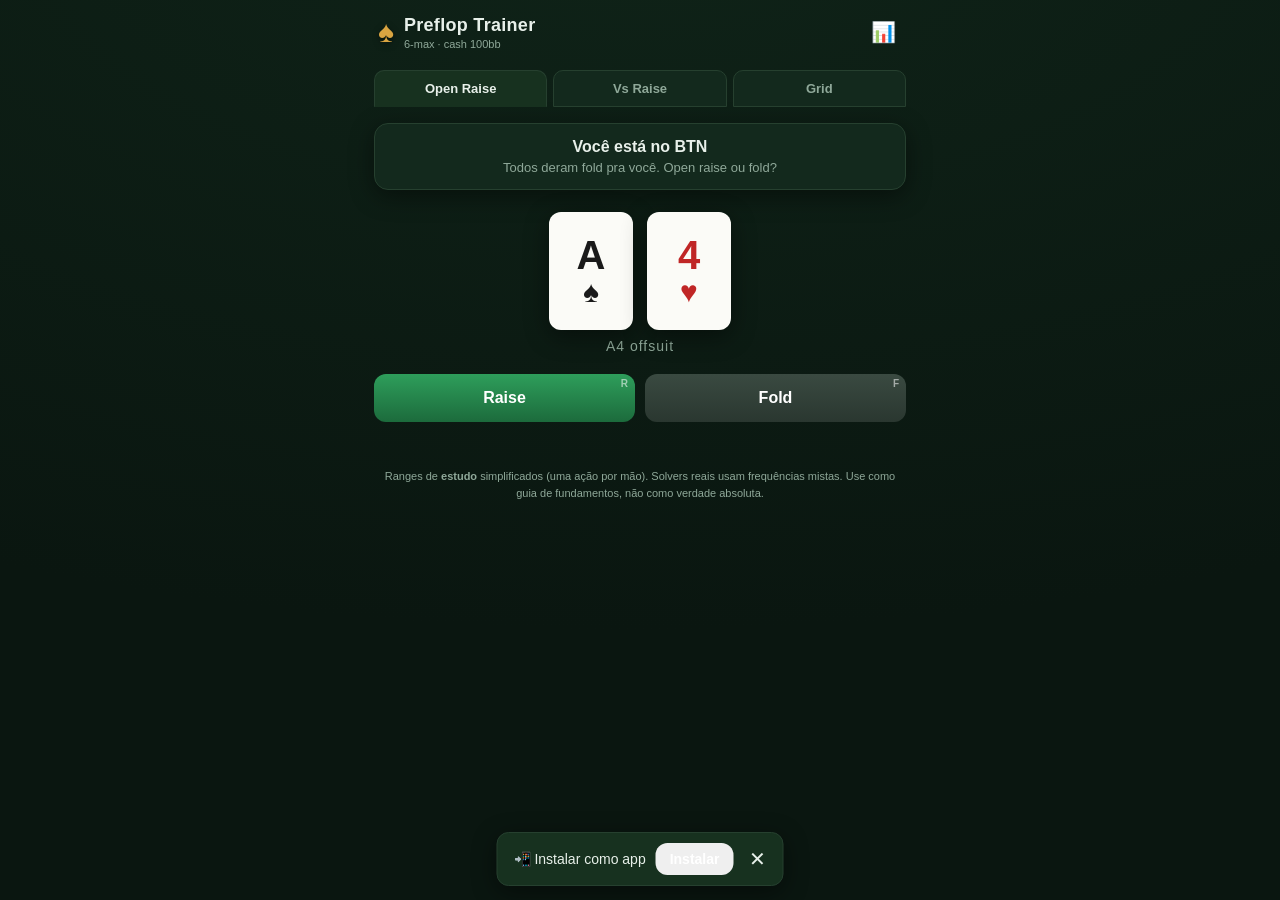
<file: preflop-trainer/index.html>
<!DOCTYPE html>
<html lang="pt-BR">
<head>
  <meta charset="UTF-8" />
  <meta name="viewport" content="width=device-width, initial-scale=1.0, viewport-fit=cover" />
  <title>Preflop Trainer · 6-max</title>
  <meta name="description" content="Treinador de pré-flop 6-max: ranges de open raise (RFI), 3-bet/call/fold vs raise e grid interativo." />

  <!-- PWA / "cara de app" no celular -->
  <link rel="manifest" href="manifest.webmanifest" />
  <meta name="theme-color" content="#0d1f16" />
  <link rel="apple-touch-icon" href="icons/apple-touch-icon.png" />
  <link rel="icon" type="image/png" href="icons/icon-192.png" />
  <meta name="apple-mobile-web-app-capable" content="yes" />
  <meta name="mobile-web-app-capable" content="yes" />
  <meta name="apple-mobile-web-app-status-bar-style" content="black-translucent" />
  <meta name="apple-mobile-web-app-title" content="Preflop" />

  <link rel="stylesheet" href="styles.css" />
</head>
<body>
  <header class="app-header">
    <div class="brand">
      <span class="brand-suit">♠</span>
      <div>
        <h1>Preflop Trainer</h1>
        <p class="brand-sub">6-max · cash 100bb</p>
      </div>
    </div>
    <button id="statsToggle" class="icon-btn" title="Estatísticas" aria-label="Estatísticas">📊</button>
  </header>

  <!-- Barra de estatísticas -->
  <section id="statsBar" class="stats-bar">
    <div class="stat"><span class="stat-num" id="statAccuracy">—</span><span class="stat-label">Acerto</span></div>
    <div class="stat"><span class="stat-num" id="statStreak">0</span><span class="stat-label">Sequência</span></div>
    <div class="stat"><span class="stat-num" id="statBest">0</span><span class="stat-label">Recorde</span></div>
    <div class="stat"><span class="stat-num" id="statHands">0</span><span class="stat-label">Mãos</span></div>
    <button id="resetStats" class="link-btn">zerar</button>
  </section>

  <!-- Navegação de modos -->
  <nav class="tabs">
    <button class="tab active" data-mode="rfi">Open Raise</button>
    <button class="tab" data-mode="facing">Vs Raise</button>
    <button class="tab" data-mode="grid">Grid</button>
  </nav>

  <main>
    <!-- ===================== MODO QUIZ (RFI + Facing) ===================== -->
    <section id="quizView">
      <div class="scenario" id="scenario">
        <div class="scenario-line" id="scenarioPos">—</div>
        <div class="scenario-sub" id="scenarioSub">—</div>
      </div>

      <div class="cards" id="cards"><!-- cartas injetadas via JS --></div>
      <div class="hand-label" id="handLabel">—</div>

      <div class="actions" id="actions"><!-- botões injetados via JS --></div>

      <div class="feedback" id="feedback" hidden>
        <div class="feedback-head" id="feedbackHead">—</div>
        <div class="feedback-detail" id="feedbackDetail">—</div>
        <div class="mini-grid-wrap">
          <div class="mini-grid" id="miniGrid"></div>
          <div class="mini-legend" id="miniLegend"></div>
        </div>
        <button class="btn primary next-btn" id="nextBtn">Próxima mão →</button>
      </div>
    </section>

    <!-- ===================== MODO GRID (consulta) ===================== -->
    <section id="gridView" hidden>
      <div class="grid-controls">
        <label for="gridSelect">Range:</label>
        <select id="gridSelect"></select>
        <span class="grid-pct" id="gridPct"></span>
      </div>
      <div class="big-grid" id="bigGrid"></div>
      <div class="mini-legend" id="gridLegend"></div>
      <p class="grid-hint">Diagonal = pares · triângulo superior = suited · inferior = offsuit</p>
    </section>
  </main>

  <footer class="app-footer">
    <p>Ranges de <strong>estudo</strong> simplificados (uma ação por mão). Solvers reais usam frequências mistas. Use como guia de fundamentos, não como verdade absoluta.</p>
  </footer>

  <!-- Aviso de instalação PWA (Android/desktop) -->
  <div id="installPrompt" class="install-prompt" hidden>
    <span>📲 Instalar como app</span>
    <button id="installBtn" class="btn small">Instalar</button>
    <button id="installDismiss" class="icon-btn" aria-label="Fechar">✕</button>
  </div>

  <script src="ranges.js"></script>
  <script src="app.js"></script>
</body>
</html>
</file>
<file: preflop-trainer/styles.css>
/* ============================================================================
 * Preflop Trainer — estilos (mobile-first, tema escuro "feltro de poker")
 * ==========================================================================*/
:root {
  --bg: #0a1610;
  --bg-2: #0f2318;
  --panel: #13291d;
  --panel-2: #17311f;
  --line: #26402f;
  --text: #e8f0ea;
  --muted: #8fa899;
  --gold: #d9a441;
  --raise: #2e9e5b;
  --raise-d: #1c6b3c;
  --threebet: #d94b4b;
  --threebet-d: #9e3030;
  --call: #3f7fd1;
  --call-d: #2a578f;
  --fold: #3a4a41;
  --fold-d: #2a3730;
  --shadow: 0 6px 24px rgba(0, 0, 0, 0.45);
}

* { box-sizing: border-box; }
html, body { margin: 0; padding: 0; }
body {
  background: radial-gradient(120% 80% at 50% -10%, var(--bg-2), var(--bg));
  color: var(--text);
  font-family: -apple-system, BlinkMacSystemFont, "Segoe UI", Roboto, Helvetica, Arial, sans-serif;
  min-height: 100vh;
  padding: env(safe-area-inset-top) env(safe-area-inset-right) env(safe-area-inset-bottom) env(safe-area-inset-left);
  -webkit-tap-highlight-color: transparent;
}

/* ------------------------------------------------------------- header ------ */
.app-header {
  display: flex; align-items: center; justify-content: space-between;
  padding: 14px 18px; max-width: 560px; margin: 0 auto;
}
.brand { display: flex; align-items: center; gap: 10px; }
.brand-suit {
  font-size: 30px; color: var(--gold);
  filter: drop-shadow(0 2px 3px rgba(0,0,0,.5));
}
.brand h1 { font-size: 18px; margin: 0; letter-spacing: .3px; }
.brand-sub { font-size: 11px; margin: 2px 0 0; color: var(--muted); }
.icon-btn {
  background: transparent; border: none; color: var(--text);
  font-size: 20px; cursor: pointer; padding: 6px; border-radius: 8px;
}
.icon-btn:active { background: rgba(255,255,255,.06); }

/* --------------------------------------------------------- stats bar ------- */
.stats-bar {
  max-width: 560px; margin: 0 auto; padding: 0 18px 6px;
  display: none; align-items: center; gap: 14px;
}
.stats-bar.open { display: flex; }
.stat { display: flex; flex-direction: column; align-items: center; }
.stat-num { font-size: 18px; font-weight: 700; color: var(--gold); }
.stat-label { font-size: 10px; color: var(--muted); text-transform: uppercase; letter-spacing: .5px; }
.link-btn {
  margin-left: auto; background: none; border: none; color: var(--muted);
  font-size: 12px; text-decoration: underline; cursor: pointer;
}

/* -------------------------------------------------------------- tabs ------- */
.tabs {
  display: flex; gap: 6px; max-width: 560px; margin: 6px auto 0; padding: 0 14px;
}
.tab {
  flex: 1; padding: 10px 6px; border: 1px solid var(--line); background: var(--panel);
  color: var(--muted); border-radius: 10px 10px 0 0; font-size: 13px; font-weight: 600;
  cursor: pointer; transition: .15s;
}
.tab.active { background: var(--panel-2); color: var(--text); border-bottom-color: var(--panel-2); }

/* -------------------------------------------------------------- main ------- */
main { max-width: 560px; margin: 0 auto; padding: 16px 14px 8px; }

.scenario {
  background: var(--panel); border: 1px solid var(--line); border-radius: 14px;
  padding: 14px 16px; text-align: center; box-shadow: var(--shadow);
}
.scenario-line { font-size: 16px; font-weight: 700; }
.scenario-sub { font-size: 13px; color: var(--muted); margin-top: 4px; }

/* ------------------------------------------------------------- cartas ------ */
.cards { display: flex; justify-content: center; gap: 14px; margin: 22px 0 8px; }
.card {
  width: 84px; height: 118px; background: #fbfbf7; border-radius: 12px;
  box-shadow: var(--shadow); position: relative;
  display: flex; flex-direction: column; align-items: center; justify-content: center;
  animation: dealIn .28s ease;
}
@keyframes dealIn { from { transform: translateY(-12px) scale(.9); opacity: 0; } to { transform: none; opacity: 1; } }
.card.black { color: #1a1a1a; }
.card.red { color: #c02626; }
.card-rank { font-size: 40px; font-weight: 800; line-height: 1; }
.card-suit { font-size: 30px; line-height: 1; margin-top: 2px; }
.hand-label { text-align: center; color: var(--muted); font-size: 14px; letter-spacing: 1px; }

/* ------------------------------------------------------------ actions ------ */
.actions { display: flex; gap: 10px; margin: 20px 0 4px; }
.btn {
  border: none; border-radius: 12px; color: #fff; font-weight: 700; cursor: pointer;
  font-size: 16px; padding: 15px 10px; transition: transform .08s, filter .15s;
  position: relative;
}
.btn:active { transform: translateY(1px); }
.action-btn { flex: 1; }
.btn.raise { background: linear-gradient(180deg, var(--raise), var(--raise-d)); }
.btn.threebet { background: linear-gradient(180deg, var(--threebet), var(--threebet-d)); }
.btn.call { background: linear-gradient(180deg, var(--call), var(--call-d)); }
.btn.fold { background: linear-gradient(180deg, var(--fold), var(--fold-d)); }
.btn.primary { background: linear-gradient(180deg, var(--gold), #b5822c); color: #201400; }
.btn.small { padding: 8px 14px; font-size: 14px; }
.btn:disabled { cursor: default; opacity: .55; }
.btn.is-correct { outline: 3px solid #fff; opacity: 1; box-shadow: 0 0 16px rgba(46,158,91,.6); }
.btn.is-wrong { outline: 3px solid #ffb3b3; opacity: 1; }
.key-hint {
  position: absolute; top: 4px; right: 7px; font-size: 10px; opacity: .55; font-weight: 600;
}

/* ----------------------------------------------------------- feedback ------ */
.feedback {
  margin-top: 16px; background: var(--panel); border: 1px solid var(--line);
  border-radius: 14px; padding: 16px; box-shadow: var(--shadow);
}
.feedback-head { font-size: 18px; font-weight: 800; }
.feedback-head.ok { color: var(--raise); }
.feedback-head.bad { color: var(--threebet); }
.feedback-detail { font-size: 14px; color: var(--text); margin: 6px 0 12px; line-height: 1.4; }
.tag {
  display: inline-block; padding: 1px 8px; border-radius: 6px; font-size: 12px;
  font-weight: 700; color: #fff; vertical-align: middle;
}
.tag.raise { background: var(--raise-d); }
.tag.threebet { background: var(--threebet-d); }
.tag.call { background: var(--call-d); }
.tag.fold { background: var(--fold-d); }
.next-btn { width: 100%; margin-top: 14px; }

/* -------------------------------------------------------------- grids ------ */
.mini-grid-wrap { display: flex; flex-direction: column; align-items: center; }
.mini-grid {
  display: grid; grid-template-columns: repeat(13, 1fr); gap: 1px;
  width: 100%; max-width: 340px; aspect-ratio: 1;
}
.gcell {
  display: flex; align-items: center; justify-content: center;
  font-size: 8px; font-weight: 600; color: rgba(255,255,255,.9);
  border-radius: 2px; aspect-ratio: 1; overflow: hidden;
}
.gcell.raise { background: var(--raise); }
.gcell.threebet { background: var(--threebet); }
.gcell.call { background: var(--call); }
.gcell.fold { background: var(--fold-d); color: rgba(255,255,255,.35); }
.gcell.highlight { outline: 2px solid #fff; z-index: 2; box-shadow: 0 0 8px rgba(255,255,255,.8); }

.mini-legend { display: flex; gap: 14px; justify-content: center; margin-top: 10px; flex-wrap: wrap; }
.leg { display: flex; align-items: center; gap: 5px; font-size: 12px; color: var(--muted); }
.swatch { width: 12px; height: 12px; border-radius: 3px; display: inline-block; }
.swatch.raise { background: var(--raise); }
.swatch.threebet { background: var(--threebet); }
.swatch.call { background: var(--call); }
.swatch.fold { background: var(--fold-d); }

/* --------------------------------------------------------- grid view ------- */
.grid-controls {
  display: flex; align-items: center; gap: 10px; margin-bottom: 14px; flex-wrap: wrap;
}
.grid-controls label { font-size: 13px; color: var(--muted); }
#gridSelect {
  flex: 1; min-width: 180px; padding: 10px; border-radius: 10px; font-size: 14px;
  background: var(--panel); color: var(--text); border: 1px solid var(--line);
}
.grid-pct { font-size: 13px; font-weight: 700; color: var(--gold); }
.big-grid {
  display: grid; grid-template-columns: repeat(13, 1fr); gap: 2px;
  width: 100%; max-width: 460px; margin: 0 auto; aspect-ratio: 1;
}
.big-grid .gcell { font-size: 10px; border-radius: 3px; }
.grid-hint { text-align: center; font-size: 11px; color: var(--muted); margin-top: 12px; }

/* ------------------------------------------------------------- footer ------ */
.app-footer {
  max-width: 560px; margin: 20px auto 0; padding: 14px 18px calc(20px + env(safe-area-inset-bottom));
}
.app-footer p { font-size: 11px; color: var(--muted); line-height: 1.5; margin: 0; text-align: center; }

/* --------------------------------------------------- install prompt -------- */
.install-prompt {
  position: fixed; left: 50%; transform: translateX(-50%);
  bottom: calc(14px + env(safe-area-inset-bottom));
  max-width: calc(100vw - 24px);
  background: var(--panel-2); border: 1px solid var(--line); border-radius: 12px;
  padding: 8px 10px 8px 16px; display: flex; align-items: center; gap: 10px;
  box-shadow: var(--shadow); font-size: 14px; z-index: 50;
}
.install-prompt > span { white-space: nowrap; }

/* -------------------------------------------------------- responsivo ------- */
@media (min-width: 420px) {
  .gcell { font-size: 9px; }
  .mini-grid .gcell { font-size: 8px; }
}
@media (max-width: 360px) {
  .card { width: 72px; height: 102px; }
  .card-rank { font-size: 34px; }
  .card-suit { font-size: 26px; }
}
</file>
